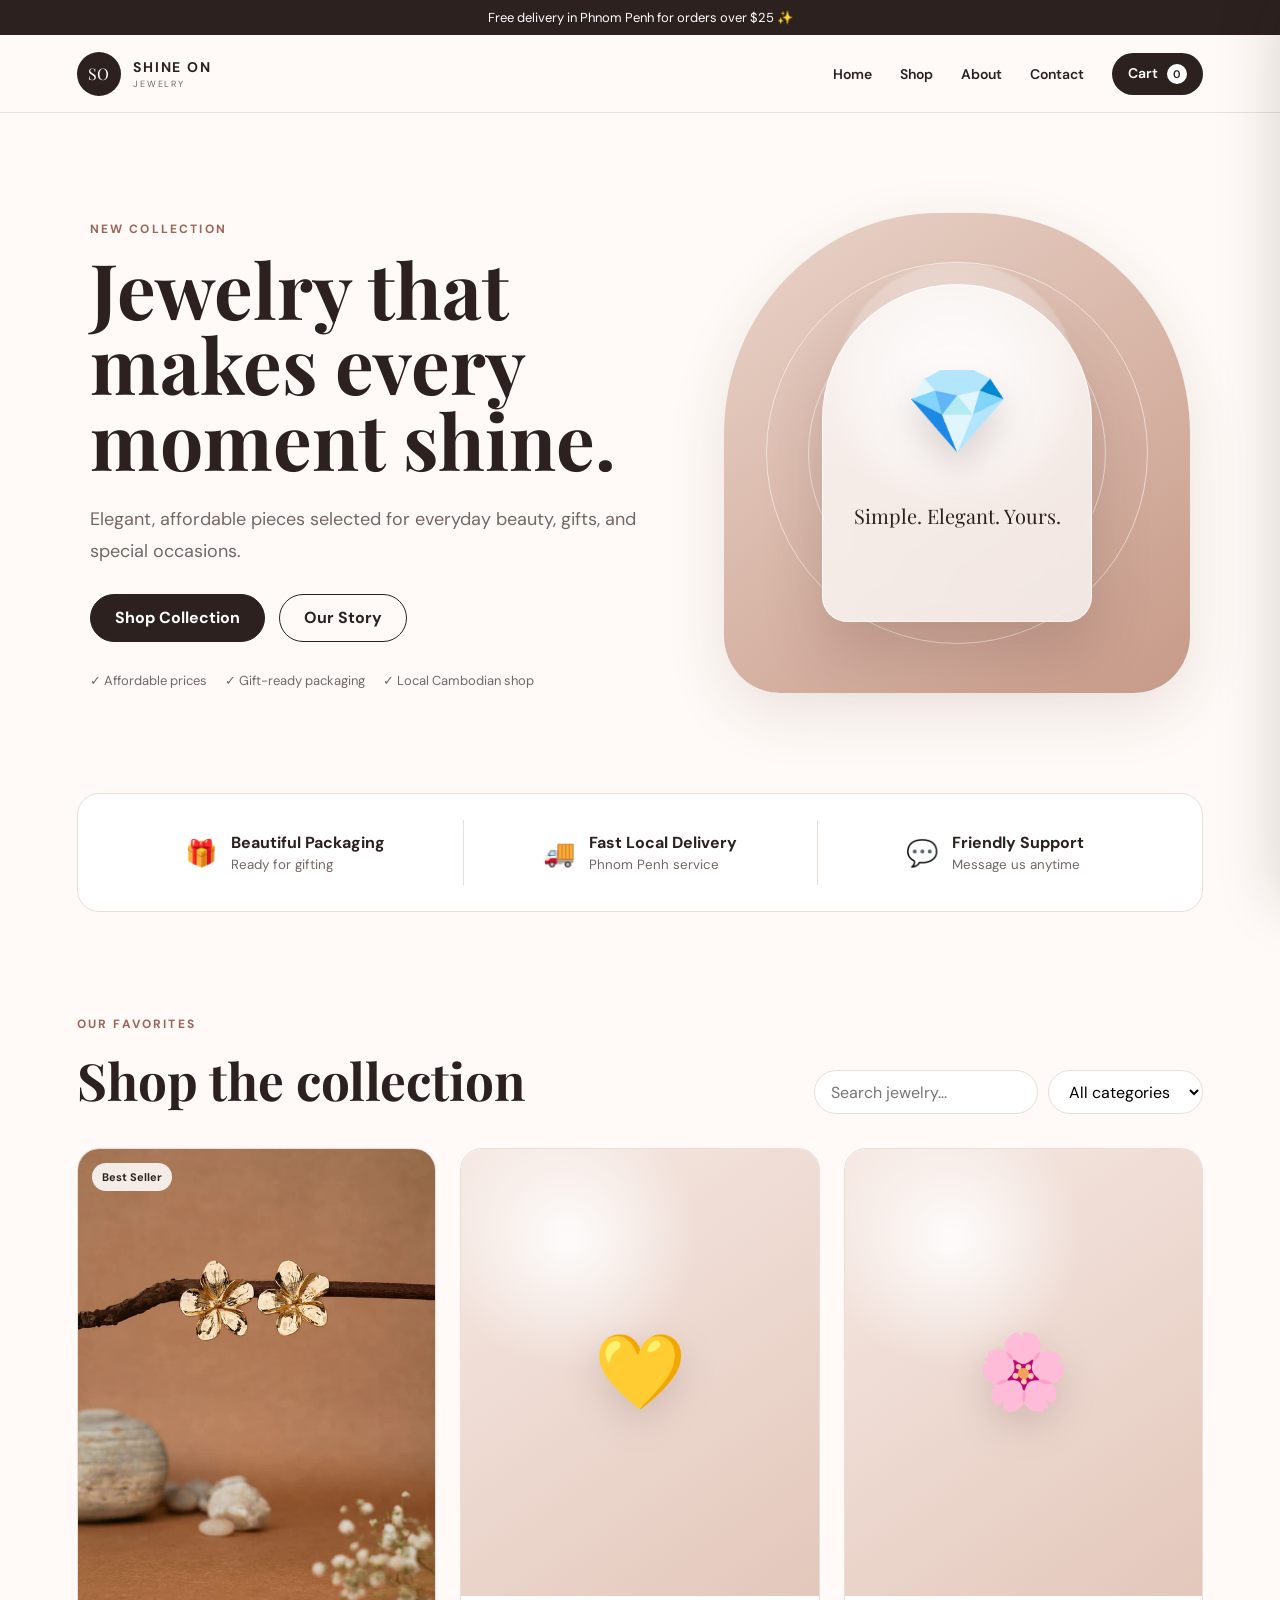
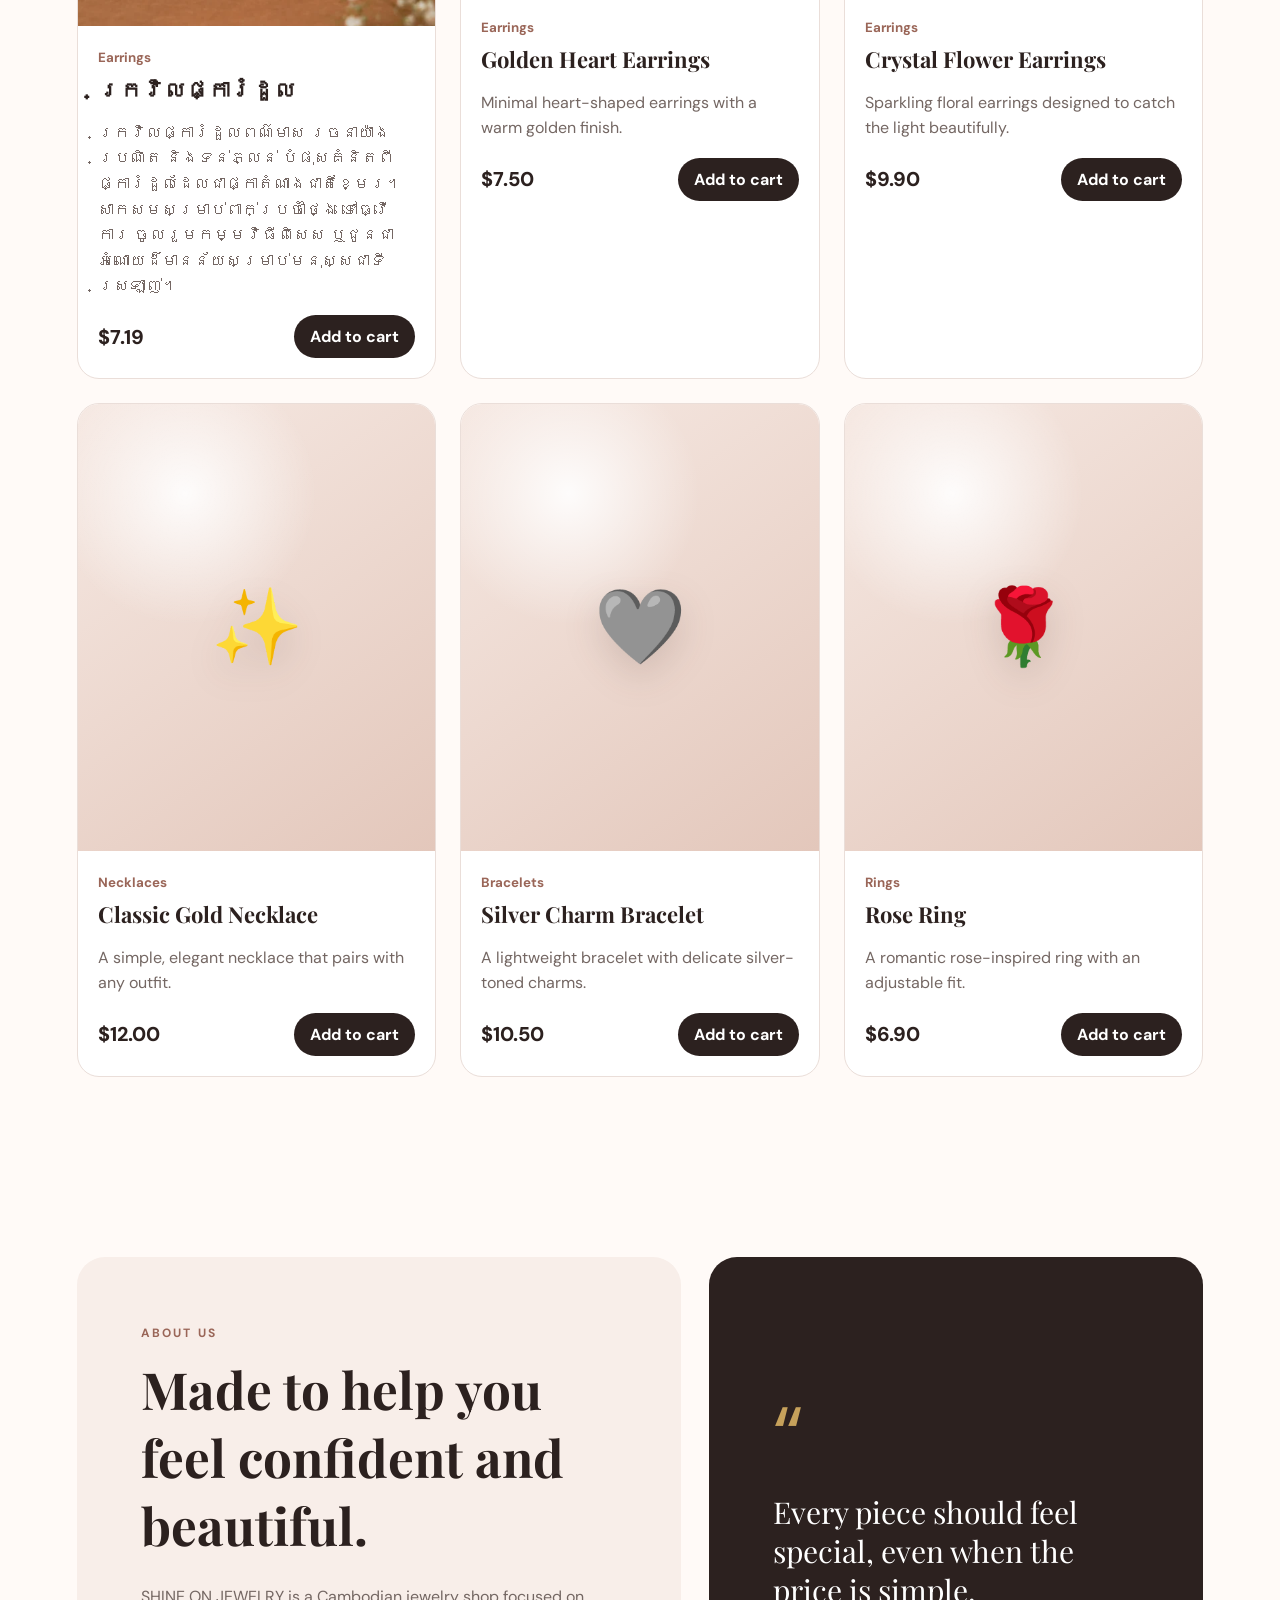
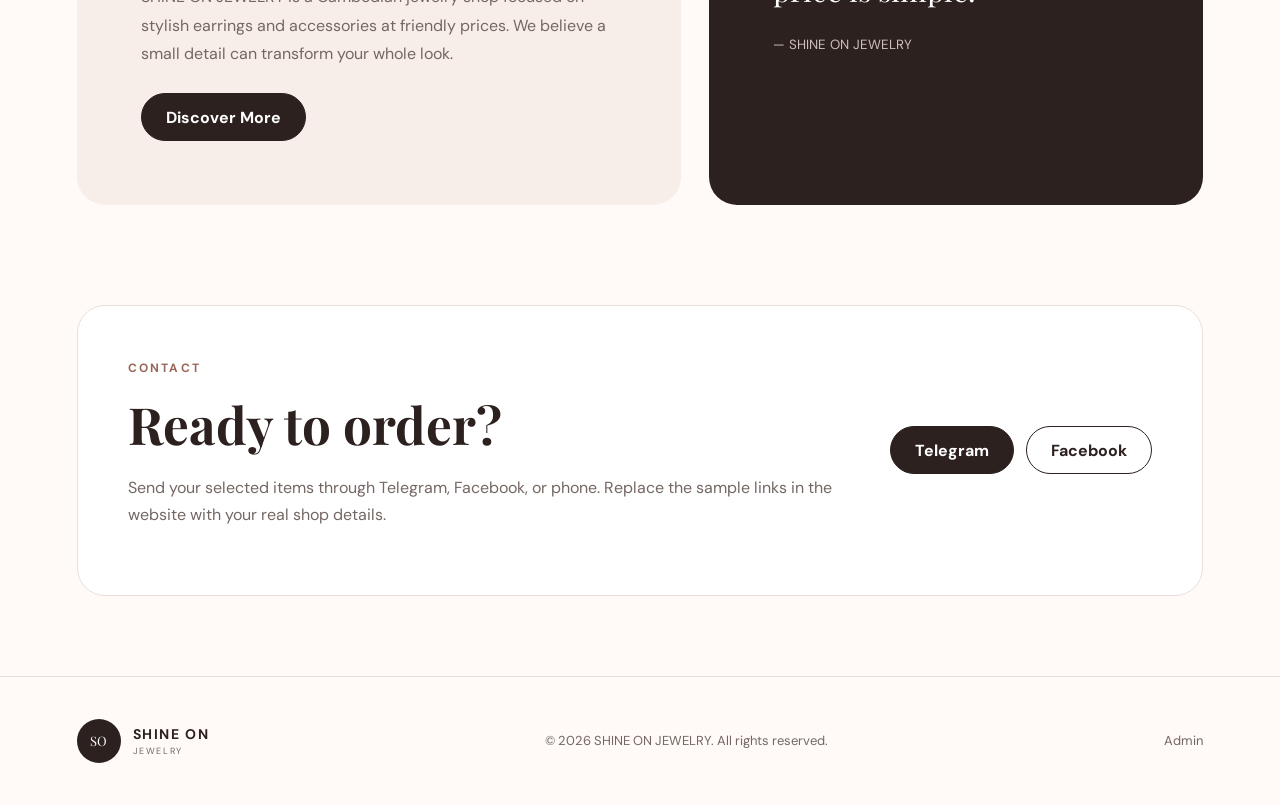
<file: index.html>
<!DOCTYPE html>
<html lang="en">
<head>
  <meta charset="UTF-8" />
  <meta name="viewport" content="width=device-width, initial-scale=1.0" />
  <meta name="description" content="SHINE ON JEWELRY — elegant and affordable jewelry." />
  <title>SHINE ON JEWELRY</title>
  <link rel="preconnect" href="https://fonts.googleapis.com">
  <link rel="preconnect" href="https://fonts.gstatic.com" crossorigin>
  <link href="https://fonts.googleapis.com/css2?family=DM+Sans:wght@400;500;600;700&family=Playfair+Display:wght@600;700&display=swap" rel="stylesheet">
  <link rel="stylesheet" href="styles.css" />
</head>
<body>
  <div class="announcement">Free delivery in Phnom Penh for orders over $25 ✨</div>

  <header class="site-header">
    <a class="brand" href="#home">
      <span class="brand-mark">SO</span>
      <span>
        <strong>SHINE ON</strong>
        <small>JEWELRY</small>
      </span>
    </a>

    <button class="menu-button" id="menuButton" aria-label="Open menu">☰</button>

    <nav id="mainNav">
      <a href="#home">Home</a>
      <a href="#shop">Shop</a>
      <a href="#about">About</a>
      <a href="#contact">Contact</a>
      <button class="cart-button" id="openCart">Cart <span id="cartCount">0</span></button>
    </nav>
  </header>

  <main>
    <section class="hero" id="home">
      <div class="hero-copy">
        <span class="eyebrow">NEW COLLECTION</span>
        <h1>Jewelry that makes every moment shine.</h1>
        <p>Elegant, affordable pieces selected for everyday beauty, gifts, and special occasions.</p>
        <div class="hero-actions">
          <a class="primary-button" href="#shop">Shop Collection</a>
          <a class="secondary-button" href="#about">Our Story</a>
        </div>
        <div class="hero-points">
          <span>✓ Affordable prices</span>
          <span>✓ Gift-ready packaging</span>
          <span>✓ Local Cambodian shop</span>
        </div>
      </div>

      <div class="hero-visual">
        <div class="jewel-orbit orbit-one"></div>
        <div class="jewel-orbit orbit-two"></div>
        <div class="hero-card">
          <span class="hero-jewel">💎</span>
          <p>Simple. Elegant. Yours.</p>
        </div>
      </div>
    </section>

    <section class="benefits">
      <article>
        <span>🎁</span>
        <div><strong>Beautiful Packaging</strong><small>Ready for gifting</small></div>
      </article>
      <article>
        <span>🚚</span>
        <div><strong>Fast Local Delivery</strong><small>Phnom Penh service</small></div>
      </article>
      <article>
        <span>💬</span>
        <div><strong>Friendly Support</strong><small>Message us anytime</small></div>
      </article>
    </section>

    <section class="section" id="shop">
      <div class="section-heading">
        <div>
          <span class="eyebrow">OUR FAVORITES</span>
          <h2>Shop the collection</h2>
        </div>
        <div class="shop-controls">
          <input id="searchInput" type="search" placeholder="Search jewelry..." />
          <select id="categoryFilter">
            <option value="All">All categories</option>
            <option value="Earrings">Earrings</option>
            <option value="Necklaces">Necklaces</option>
            <option value="Bracelets">Bracelets</option>
            <option value="Rings">Rings</option>
          </select>
        </div>
      </div>

      <div class="product-grid" id="productGrid"></div>
    </section>

    <section class="about-section" id="about">
      <div class="about-card">
        <span class="eyebrow">ABOUT US</span>
        <h2>Made to help you feel confident and beautiful.</h2>
        <p>SHINE ON JEWELRY is a Cambodian jewelry shop focused on stylish earrings and accessories at friendly prices. We believe a small detail can transform your whole look.</p>
        <a class="primary-button" href="#shop">Discover More</a>
      </div>
      <div class="quote-card">
        <span>“</span>
        <blockquote>Every piece should feel special, even when the price is simple.</blockquote>
        <small>— SHINE ON JEWELRY</small>
      </div>
    </section>

    <section class="contact-section" id="contact">
      <div>
        <span class="eyebrow">CONTACT</span>
        <h2>Ready to order?</h2>
        <p>Send your selected items through Telegram, Facebook, or phone. Replace the sample links in the website with your real shop details.</p>
      </div>
      <div class="contact-actions">
        <a class="primary-button" href="https://t.me/" target="_blank" rel="noreferrer">Telegram</a>
        <a class="secondary-button" href="https://facebook.com/" target="_blank" rel="noreferrer">Facebook</a>
      </div>
    </section>
  </main>

  <footer>
    <div class="brand footer-brand">
      <span class="brand-mark">SO</span>
      <span><strong>SHINE ON</strong><small>JEWELRY</small></span>
    </div>
    <p>© <span id="year"></span> SHINE ON JEWELRY. All rights reserved.</p>
    <a href="admin.html">Admin</a>
  </footer>

  <aside class="cart-drawer" id="cartDrawer" aria-hidden="true">
    <div class="cart-header">
      <div>
        <small>YOUR BAG</small>
        <h2>Shopping Cart</h2>
      </div>
      <button id="closeCart" aria-label="Close cart">×</button>
    </div>

    <div id="cartItems" class="cart-items"></div>

    <div class="cart-summary">
      <div><span>Subtotal</span><strong id="cartSubtotal">$0.00</strong></div>
      <p>Delivery fee is confirmed after checkout.</p>
      <button class="primary-button full-width" id="checkoutButton">Checkout</button>
    </div>
  </aside>

  <div class="overlay" id="overlay"></div>

  <div class="modal" id="checkoutModal" aria-hidden="true">
    <div class="modal-card">
      <button class="modal-close" id="closeCheckout" aria-label="Close">×</button>
      <span class="eyebrow">CHECKOUT</span>
      <h2>Complete your order</h2>
      <form id="checkoutForm">
        <label>Full name<input required name="name" placeholder="Your name" /></label>
        <label>Phone number<input required name="phone" placeholder="012 345 678" /></label>
        <label>Delivery address<textarea required name="address" placeholder="Street, sangkat, khan..."></textarea></label>
        <label>Payment method
          <select name="payment">
            <option>Cash on delivery</option>
            <option>ABA transfer</option>
            <option>ACLEDA transfer</option>
          </select>
        </label>
        <button class="primary-button full-width" type="submit">Place Demo Order</button>
      </form>
      <p class="checkout-note">This free version saves orders in your browser only. No real payment is charged.</p>
    </div>
  </div>

  <div class="toast" id="toast"></div>

  <script src="data.js"></script>
  <script src="app.js"></script>
</body>
</html>
</file>
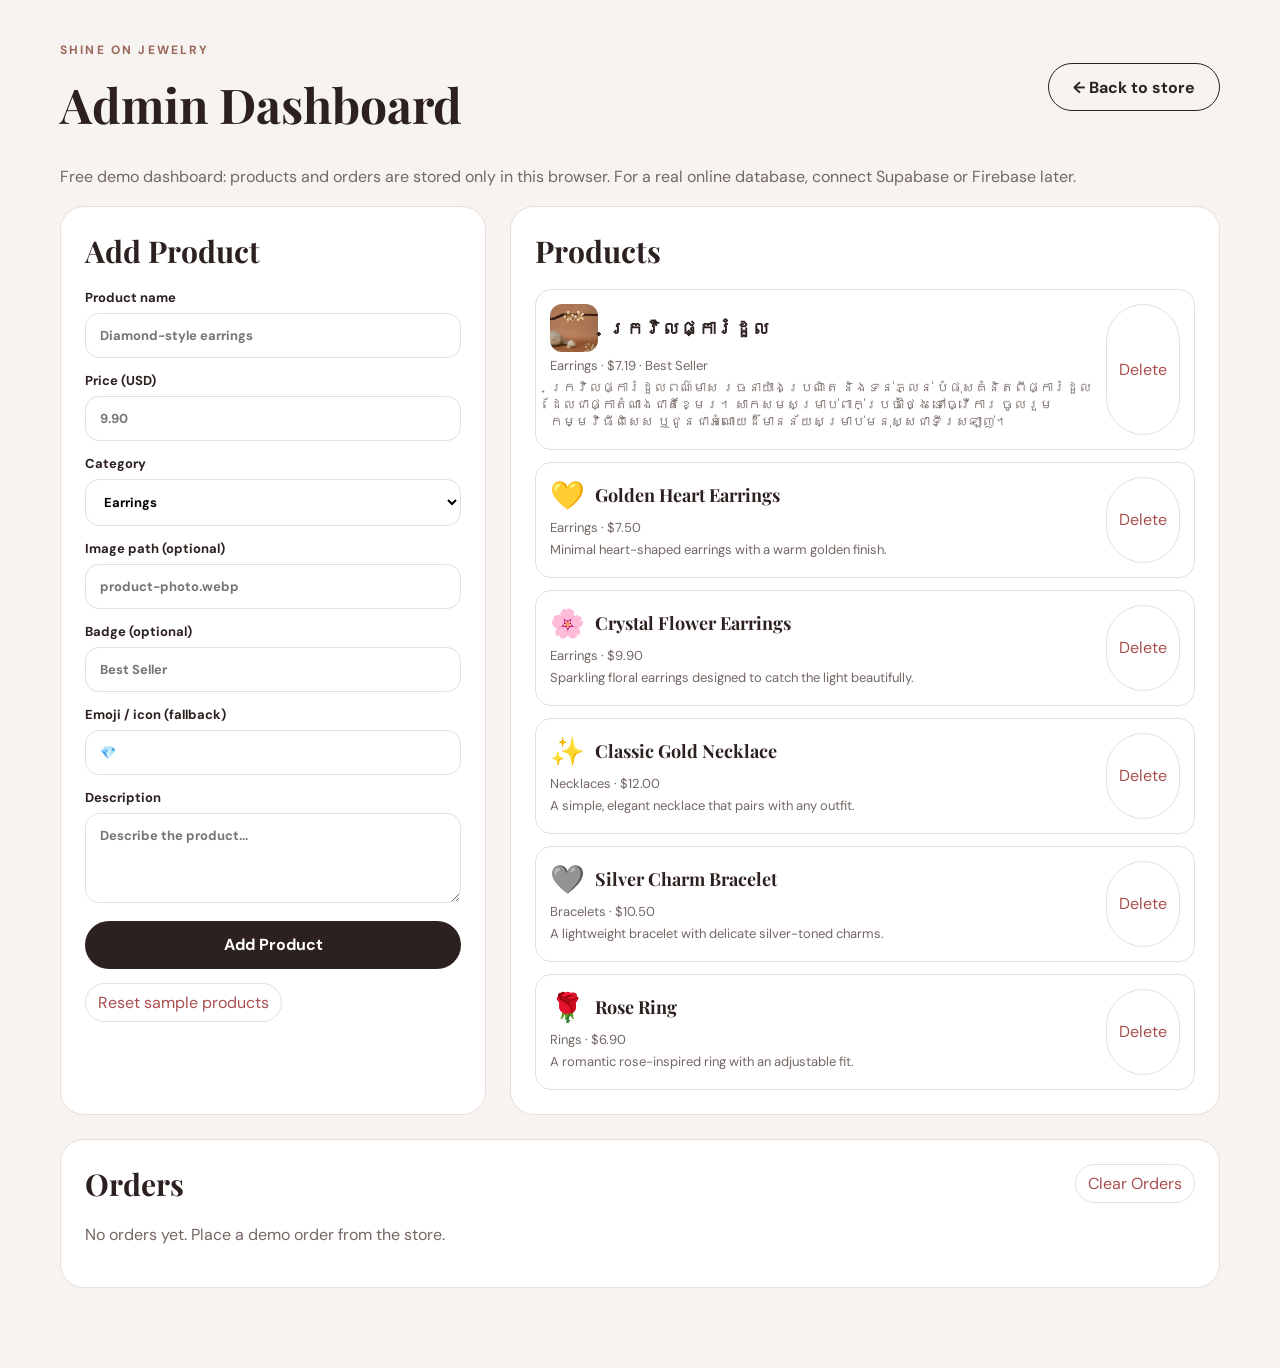
<file: admin.html>
<!DOCTYPE html>
<html lang="en">
<head>
  <meta charset="UTF-8" />
  <meta name="viewport" content="width=device-width, initial-scale=1.0" />
  <title>SHINE ON Admin</title>
  <link rel="preconnect" href="https://fonts.googleapis.com">
  <link rel="preconnect" href="https://fonts.gstatic.com" crossorigin>
  <link href="https://fonts.googleapis.com/css2?family=DM+Sans:wght@400;500;600;700&family=Playfair+Display:wght@600;700&display=swap" rel="stylesheet">
  <link rel="stylesheet" href="styles.css" />
  <style>
    body { background: #f7f3f1; }
    .admin-shell { max-width: 1200px; margin: 0 auto; padding: 38px 20px 80px; }
    .admin-top { display:flex; justify-content:space-between; align-items:center; gap:20px; margin-bottom:28px; }
    .admin-grid { display:grid; grid-template-columns: .75fr 1.25fr; gap:24px; }
    .panel { background:white; border:1px solid var(--line); border-radius:24px; padding:24px; }
    .panel h2 { font-size:30px; margin-bottom:18px; }
    .admin-list { display:grid; gap:12px; }
    .admin-item { border:1px solid var(--line); border-radius:16px; padding:14px; display:grid; grid-template-columns:1fr auto; gap:14px; }
    .admin-item h3 { font-size:18px; }
    .admin-product-title { display:flex; align-items:center; gap:10px; }
    .admin-thumb { width:48px; height:48px; border-radius:12px; object-fit:cover; background:var(--surface-2); }
    .admin-item p { margin:5px 0; color:var(--muted); font-size:13px; }
    .admin-actions { display:flex; gap:8px; }
    .small-button { border:1px solid var(--line); border-radius:999px; background:white; padding:8px 12px; cursor:pointer; }
    .danger { color:#a94f4f; }
    .order-card { border:1px solid var(--line); border-radius:16px; padding:16px; }
    .order-card + .order-card { margin-top:12px; }
    .order-head { display:flex; justify-content:space-between; gap:12px; }
    .order-card ul { padding-left:20px; color:var(--muted); }
    .admin-note { color:var(--muted); line-height:1.6; }
    @media (max-width: 850px) { .admin-grid { grid-template-columns:1fr; } .admin-top { align-items:flex-start; flex-direction:column; } }
  </style>
</head>
<body>
  <div class="admin-shell">
    <div class="admin-top">
      <div>
        <span class="eyebrow">SHINE ON JEWELRY</span>
        <h1 style="font-size:48px">Admin Dashboard</h1>
      </div>
      <a class="secondary-button" href="index.html">← Back to store</a>
    </div>

    <p class="admin-note">Free demo dashboard: products and orders are stored only in this browser. For a real online database, connect Supabase or Firebase later.</p>

    <div class="admin-grid">
      <section class="panel">
        <h2>Add Product</h2>
        <form id="productForm">
          <label>Product name<input name="name" required placeholder="Diamond-style earrings" /></label>
          <label>Price (USD)<input name="price" type="number" min="0" step="0.01" required placeholder="9.90" /></label>
          <label>Category
            <select name="category">
              <option>Earrings</option>
              <option>Necklaces</option>
              <option>Bracelets</option>
              <option>Rings</option>
            </select>
          </label>
          <label>Image path (optional)<input name="image" placeholder="product-photo.webp" /></label>
          <label>Badge (optional)<input name="badge" placeholder="Best Seller" /></label>
          <label>Emoji / icon (fallback)<input name="emoji" placeholder="💎" /></label>
          <label>Description<textarea name="description" required placeholder="Describe the product..."></textarea></label>
          <button class="primary-button full-width" type="submit">Add Product</button>
        </form>
        <button class="small-button danger" id="resetProducts" style="margin-top:14px">Reset sample products</button>
      </section>

      <section class="panel">
        <h2>Products</h2>
        <div class="admin-list" id="productList"></div>
      </section>

      <section class="panel" style="grid-column: 1 / -1">
        <div style="display:flex;justify-content:space-between;gap:20px;align-items:center;margin-bottom:18px">
          <h2 style="margin:0">Orders</h2>
          <button class="small-button danger" id="clearOrders">Clear Orders</button>
        </div>
        <div id="ordersList"></div>
      </section>
    </div>
  </div>

  <script src="data.js"></script>
  <script>
    const KEYS = {
      products: "shineOnProducts",
      orders: "shineOnOrders",
      catalogVersion: "shineOnCatalogVersion"
    };
    const CATALOG_VERSION = "2026-07-11-rumduol-1";

    if (localStorage.getItem(KEYS.catalogVersion) !== CATALOG_VERSION) {
      localStorage.setItem(KEYS.products, JSON.stringify(window.DEFAULT_PRODUCTS));
      localStorage.setItem(KEYS.catalogVersion, CATALOG_VERSION);
    }

    let products = JSON.parse(localStorage.getItem(KEYS.products)) || window.DEFAULT_PRODUCTS;

    function saveProducts() {
      localStorage.setItem(KEYS.products, JSON.stringify(products));
    }

    function renderProducts() {
      const list = document.getElementById("productList");
      list.innerHTML = products.map(p => `
        <div class="admin-item">
          <div>
            <div class="admin-product-title">
              ${p.image
                ? `<img class="admin-thumb" src="${p.image}" alt="${p.name}">`
                : `<span style="font-size:28px">${p.emoji || "💎"}</span>`}
              <h3>${p.name}</h3>
            </div>
            <p>${p.category} · $${Number(p.price).toFixed(2)}${p.badge ? ` · ${p.badge}` : ""}</p>
            <p>${p.description}</p>
          </div>
          <div class="admin-actions">
            <button class="small-button danger" onclick="deleteProduct(${p.id})">Delete</button>
          </div>
        </div>
      `).join("");
    }

    window.deleteProduct = function(id) {
      products = products.filter(p => p.id !== id);
      saveProducts();
      renderProducts();
    };

    document.getElementById("productForm").addEventListener("submit", event => {
      event.preventDefault();
      const data = Object.fromEntries(new FormData(event.target).entries());
      products.unshift({
        id: Date.now(),
        name: data.name,
        price: Number(data.price),
        category: data.category,
        image: data.image || "",
        badge: data.badge || "",
        emoji: data.emoji || "💎",
        description: data.description
      });
      saveProducts();
      renderProducts();
      event.target.reset();
    });

    document.getElementById("resetProducts").addEventListener("click", () => {
      products = [...window.DEFAULT_PRODUCTS];
      saveProducts();
      renderProducts();
    });

    function renderOrders() {
      const orders = JSON.parse(localStorage.getItem(KEYS.orders)) || [];
      const box = document.getElementById("ordersList");

      if (!orders.length) {
        box.innerHTML = '<p class="admin-note">No orders yet. Place a demo order from the store.</p>';
        return;
      }

      box.innerHTML = orders.map(order => `
        <article class="order-card">
          <div class="order-head">
            <div>
              <strong>Order #${String(order.id).slice(-6)}</strong>
              <div class="admin-note">${new Date(order.createdAt).toLocaleString()}</div>
            </div>
            <strong>$${Number(order.total).toFixed(2)}</strong>
          </div>
          <p><strong>${order.customer.name}</strong> · ${order.customer.phone}</p>
          <p class="admin-note">${order.customer.address} · ${order.customer.payment}</p>
          <ul>
            ${order.items.map(item => `<li>${item.name} × ${item.qty}</li>`).join("")}
          </ul>
        </article>
      `).join("");
    }

    document.getElementById("clearOrders").addEventListener("click", () => {
      localStorage.removeItem(KEYS.orders);
      renderOrders();
    });

    renderProducts();
    renderOrders();
  </script>
</body>
</html>
</file>
<file: styles.css>
:root {
  --bg: #fffaf7;
  --surface: #ffffff;
  --surface-2: #f8eee9;
  --text: #2c211f;
  --muted: #746763;
  --line: #eaded9;
  --accent: #9a6658;
  --accent-dark: #6d4339;
  --gold: #c6a15b;
  --shadow: 0 20px 60px rgba(79, 48, 41, 0.12);
}

* { box-sizing: border-box; }
html { scroll-behavior: smooth; }
body {
  margin: 0;
  font-family: "DM Sans", sans-serif;
  color: var(--text);
  background: var(--bg);
}
button, input, select, textarea { font: inherit; }
button, a { -webkit-tap-highlight-color: transparent; }
a { color: inherit; text-decoration: none; }

.announcement {
  background: var(--text);
  color: white;
  text-align: center;
  padding: 9px 16px;
  font-size: 13px;
}

.site-header {
  min-height: 78px;
  display: flex;
  align-items: center;
  justify-content: space-between;
  gap: 24px;
  padding: 0 6vw;
  position: sticky;
  top: 0;
  z-index: 20;
  background: rgba(255,250,247,.92);
  backdrop-filter: blur(14px);
  border-bottom: 1px solid rgba(234,222,217,.9);
}

.brand {
  display: inline-flex;
  align-items: center;
  gap: 12px;
  letter-spacing: .12em;
}
.brand-mark {
  width: 44px;
  height: 44px;
  border-radius: 50%;
  display: grid;
  place-items: center;
  background: var(--text);
  color: white;
  font-family: "Playfair Display", serif;
  letter-spacing: 0;
}
.brand strong, .brand small { display: block; }
.brand strong { font-size: 14px; }
.brand small { font-size: 9px; color: var(--muted); margin-top: 2px; }

nav {
  display: flex;
  align-items: center;
  gap: 28px;
  font-size: 14px;
  font-weight: 600;
}
nav a:hover { color: var(--accent); }
.cart-button {
  border: 0;
  background: var(--text);
  color: white;
  border-radius: 999px;
  padding: 11px 16px;
  cursor: pointer;
}
.cart-button span {
  display: inline-grid;
  place-items: center;
  min-width: 20px;
  height: 20px;
  background: white;
  color: var(--text);
  border-radius: 50%;
  margin-left: 6px;
  font-size: 11px;
}
.menu-button {
  display: none;
  border: 0;
  background: transparent;
  font-size: 24px;
}

.hero {
  min-height: 680px;
  display: grid;
  grid-template-columns: 1.1fr .9fr;
  align-items: center;
  gap: 5vw;
  padding: 70px 7vw;
  overflow: hidden;
}
.eyebrow {
  display: inline-block;
  font-size: 12px;
  font-weight: 700;
  letter-spacing: .18em;
  color: var(--accent);
  margin-bottom: 14px;
}
h1, h2, h3 {
  font-family: "Playfair Display", serif;
  margin: 0;
}
.hero h1 {
  font-size: clamp(48px, 6vw, 86px);
  line-height: .98;
  max-width: 850px;
}
.hero-copy > p {
  max-width: 640px;
  color: var(--muted);
  line-height: 1.8;
  font-size: 18px;
  margin: 26px 0;
}
.hero-actions { display: flex; gap: 14px; flex-wrap: wrap; }
.primary-button, .secondary-button {
  display: inline-flex;
  align-items: center;
  justify-content: center;
  border-radius: 999px;
  min-height: 48px;
  padding: 0 24px;
  font-weight: 700;
  border: 1px solid var(--text);
  cursor: pointer;
}
.primary-button { background: var(--text); color: white; }
.primary-button:hover { background: var(--accent-dark); border-color: var(--accent-dark); }
.secondary-button { background: transparent; color: var(--text); }
.secondary-button:hover { background: white; }
.hero-points {
  display: flex;
  flex-wrap: wrap;
  gap: 18px;
  color: var(--muted);
  font-size: 13px;
  margin-top: 30px;
}
.hero-visual {
  position: relative;
  min-height: 480px;
  border-radius: 46% 46% 12% 12%;
  background:
    radial-gradient(circle at 50% 35%, rgba(255,255,255,.95), rgba(255,255,255,.25) 30%, transparent 31%),
    linear-gradient(145deg, #ead4ca, #c79a88);
  box-shadow: var(--shadow);
  display: grid;
  place-items: center;
}
.hero-card {
  width: 58%;
  aspect-ratio: 4 / 5;
  border-radius: 160px 160px 30px 30px;
  background: rgba(255,255,255,.72);
  border: 1px solid rgba(255,255,255,.75);
  backdrop-filter: blur(12px);
  display: grid;
  place-items: center;
  align-content: center;
  gap: 16px;
  box-shadow: 0 30px 60px rgba(72,40,34,.18);
  z-index: 2;
}
.hero-jewel { font-size: 84px; filter: drop-shadow(0 18px 18px rgba(88,57,50,.2)); }
.hero-card p { font-family: "Playfair Display", serif; font-size: 20px; }
.jewel-orbit {
  position: absolute;
  border: 1px solid rgba(255,255,255,.55);
  border-radius: 50%;
}
.orbit-one { width: 82%; aspect-ratio: 1; }
.orbit-two { width: 64%; aspect-ratio: 1; }

.benefits {
  margin: 0 6vw;
  padding: 26px 30px;
  display: grid;
  grid-template-columns: repeat(3, 1fr);
  border: 1px solid var(--line);
  border-radius: 22px;
  background: white;
}
.benefits article {
  display: flex;
  align-items: center;
  justify-content: center;
  gap: 14px;
  padding: 12px 18px;
}
.benefits article + article { border-left: 1px solid var(--line); }
.benefits article > span { font-size: 26px; }
.benefits strong, .benefits small { display: block; }
.benefits small { color: var(--muted); margin-top: 3px; }

.section { padding: 100px 6vw; }
.section-heading {
  display: flex;
  align-items: end;
  justify-content: space-between;
  gap: 24px;
  margin-bottom: 34px;
}
.section-heading h2, .about-card h2, .contact-section h2 {
  font-size: clamp(36px, 4vw, 58px);
}
.shop-controls { display: flex; gap: 10px; flex-wrap: wrap; }
.shop-controls input, .shop-controls select {
  min-height: 44px;
  border: 1px solid var(--line);
  border-radius: 999px;
  background: white;
  padding: 0 16px;
  outline: none;
}
.product-grid {
  display: grid;
  grid-template-columns: repeat(3, 1fr);
  gap: 24px;
}
.product-card {
  background: white;
  border: 1px solid var(--line);
  border-radius: 22px;
  overflow: hidden;
  transition: .25s ease;
}
.product-card:hover {
  transform: translateY(-6px);
  box-shadow: var(--shadow);
}
.product-image {
  aspect-ratio: 4 / 5;
  display: grid;
  place-items: center;
  position: relative;
  background:
    radial-gradient(circle at 30% 20%, rgba(255,255,255,.9), transparent 30%),
    linear-gradient(145deg, #f6e9e3, #e3c7bb);
}
.product-image span { font-size: 74px; filter: drop-shadow(0 14px 18px rgba(65,40,34,.15)); }
.product-image img {
  width: 100%;
  height: 100%;
  object-fit: cover;
  display: block;
}
.product-badge {
  position: absolute;
  left: 14px;
  top: 14px;
  background: rgba(255,255,255,.86);
  border-radius: 999px;
  padding: 7px 10px;
  font-size: 11px;
  font-weight: 700;
}
.product-body { padding: 20px; }
.product-body small { color: var(--accent); font-weight: 700; }
.product-body h3 { margin-top: 7px; font-size: 22px; }
.product-body p { color: var(--muted); line-height: 1.6; min-height: 52px; }
.product-bottom {
  display: flex;
  align-items: center;
  justify-content: space-between;
  gap: 16px;
}
.price { font-size: 20px; font-weight: 800; }
.add-button {
  border: 0;
  border-radius: 999px;
  background: var(--text);
  color: white;
  padding: 11px 16px;
  cursor: pointer;
  font-weight: 700;
}

.about-section {
  display: grid;
  grid-template-columns: 1.1fr .9fr;
  gap: 28px;
  padding: 80px 6vw;
}
.about-card, .quote-card {
  border-radius: 28px;
  padding: clamp(34px, 5vw, 72px);
}
.about-card { background: var(--surface-2); }
.about-card p { color: var(--muted); line-height: 1.8; max-width: 700px; margin: 24px 0; }
.quote-card {
  background: var(--text);
  color: white;
  display: flex;
  flex-direction: column;
  justify-content: center;
}
.quote-card > span { font-size: 84px; line-height: .7; color: var(--gold); }
.quote-card blockquote { font-family: "Playfair Display", serif; font-size: 30px; line-height: 1.3; margin: 26px 0; }
.quote-card small { color: #cdbfba; }

.contact-section {
  margin: 20px 6vw 80px;
  border: 1px solid var(--line);
  border-radius: 28px;
  background: white;
  padding: 50px;
  display: flex;
  align-items: center;
  justify-content: space-between;
  gap: 30px;
}
.contact-section p { color: var(--muted); max-width: 720px; line-height: 1.7; }
.contact-actions { display: flex; gap: 12px; flex-wrap: wrap; }

footer {
  padding: 42px 6vw;
  border-top: 1px solid var(--line);
  display: flex;
  align-items: center;
  justify-content: space-between;
  gap: 20px;
  color: var(--muted);
  font-size: 13px;
}
.footer-brand { color: var(--text); }

.cart-drawer {
  position: fixed;
  right: -440px;
  top: 0;
  width: min(420px, 100%);
  height: 100vh;
  background: white;
  z-index: 50;
  box-shadow: -20px 0 60px rgba(40,25,21,.18);
  transition: right .3s ease;
  display: flex;
  flex-direction: column;
}
.cart-drawer.open { right: 0; }
.cart-header {
  padding: 24px;
  border-bottom: 1px solid var(--line);
  display: flex;
  align-items: center;
  justify-content: space-between;
}
.cart-header small { color: var(--accent); font-weight: 800; letter-spacing: .15em; }
.cart-header h2 { font-size: 30px; }
.cart-header button, .modal-close {
  border: 0;
  background: transparent;
  font-size: 34px;
  cursor: pointer;
}
.cart-items { padding: 18px 24px; overflow-y: auto; flex: 1; }
.empty-cart {
  display: grid;
  place-items: center;
  min-height: 280px;
  text-align: center;
  color: var(--muted);
}
.cart-item {
  display: grid;
  grid-template-columns: 58px 1fr auto;
  gap: 14px;
  align-items: center;
  border-bottom: 1px solid var(--line);
  padding: 14px 0;
}
.cart-thumb {
  width: 58px;
  height: 58px;
  border-radius: 16px;
  display: grid;
  place-items: center;
  background: var(--surface-2);
  font-size: 26px;
  overflow: hidden;
}
.cart-thumb img {
  width: 100%;
  height: 100%;
  object-fit: cover;
}
.cart-item h4 { margin: 0 0 4px; font-size: 14px; }
.qty-controls { display: flex; align-items: center; gap: 8px; margin-top: 8px; }
.qty-controls button {
  width: 25px;
  height: 25px;
  border-radius: 50%;
  border: 1px solid var(--line);
  background: white;
  cursor: pointer;
}
.remove-button { border: 0; background: transparent; cursor: pointer; color: #a94f4f; }
.cart-summary { padding: 22px 24px 28px; border-top: 1px solid var(--line); }
.cart-summary > div { display: flex; justify-content: space-between; font-size: 18px; }
.cart-summary p, .checkout-note { color: var(--muted); font-size: 12px; line-height: 1.5; }
.full-width { width: 100%; border: 0; }

.overlay {
  position: fixed;
  inset: 0;
  background: rgba(27,18,16,.48);
  z-index: 40;
  opacity: 0;
  visibility: hidden;
  transition: .25s ease;
}
.overlay.show { opacity: 1; visibility: visible; }

.modal {
  position: fixed;
  inset: 0;
  z-index: 60;
  display: grid;
  place-items: center;
  padding: 20px;
  visibility: hidden;
  opacity: 0;
  transition: .2s ease;
}
.modal.show { visibility: visible; opacity: 1; }
.modal-card {
  width: min(560px, 100%);
  max-height: 92vh;
  overflow-y: auto;
  background: white;
  border-radius: 26px;
  padding: 32px;
  position: relative;
  box-shadow: var(--shadow);
}
.modal-card h2 { font-size: 40px; margin-bottom: 22px; }
.modal-close { position: absolute; right: 20px; top: 14px; }
form { display: grid; gap: 14px; }
label { font-size: 13px; font-weight: 700; }
label input, label textarea, label select {
  width: 100%;
  margin-top: 7px;
  border: 1px solid var(--line);
  border-radius: 14px;
  padding: 13px 14px;
  outline: none;
  background: white;
}
label textarea { min-height: 90px; resize: vertical; }

.toast {
  position: fixed;
  left: 50%;
  bottom: 28px;
  transform: translate(-50%, 20px);
  background: var(--text);
  color: white;
  border-radius: 999px;
  padding: 12px 18px;
  z-index: 100;
  opacity: 0;
  pointer-events: none;
  transition: .25s ease;
}
.toast.show { opacity: 1; transform: translate(-50%, 0); }

@media (max-width: 900px) {
  .menu-button { display: block; }
  nav {
    position: absolute;
    left: 4vw;
    right: 4vw;
    top: 70px;
    background: white;
    border: 1px solid var(--line);
    border-radius: 18px;
    padding: 18px;
    display: none;
    flex-direction: column;
    align-items: stretch;
    box-shadow: var(--shadow);
  }
  nav.open { display: flex; }
  .hero { grid-template-columns: 1fr; padding-top: 50px; }
  .hero-visual { min-height: 420px; }
  .benefits { grid-template-columns: 1fr; }
  .benefits article + article { border-left: 0; border-top: 1px solid var(--line); }
  .product-grid { grid-template-columns: repeat(2, 1fr); }
  .about-section { grid-template-columns: 1fr; }
  .contact-section { flex-direction: column; align-items: flex-start; }
}

@media (max-width: 620px) {
  .site-header { padding: 0 18px; }
  .brand strong { font-size: 12px; }
  .hero { padding: 46px 18px; min-height: auto; }
  .hero h1 { font-size: 48px; }
  .hero-copy > p { font-size: 16px; }
  .hero-visual { min-height: 360px; }
  .hero-card { width: 70%; }
  .benefits { margin: 0 18px; }
  .section { padding: 76px 18px; }
  .section-heading { align-items: stretch; flex-direction: column; }
  .shop-controls { display: grid; grid-template-columns: 1fr; }
  .product-grid { grid-template-columns: 1fr; }
  .about-section { padding: 60px 18px; }
  .about-card, .quote-card { padding: 34px 24px; }
  .contact-section { margin: 10px 18px 60px; padding: 30px 22px; }
  footer { flex-direction: column; text-align: center; }
}
</file>
